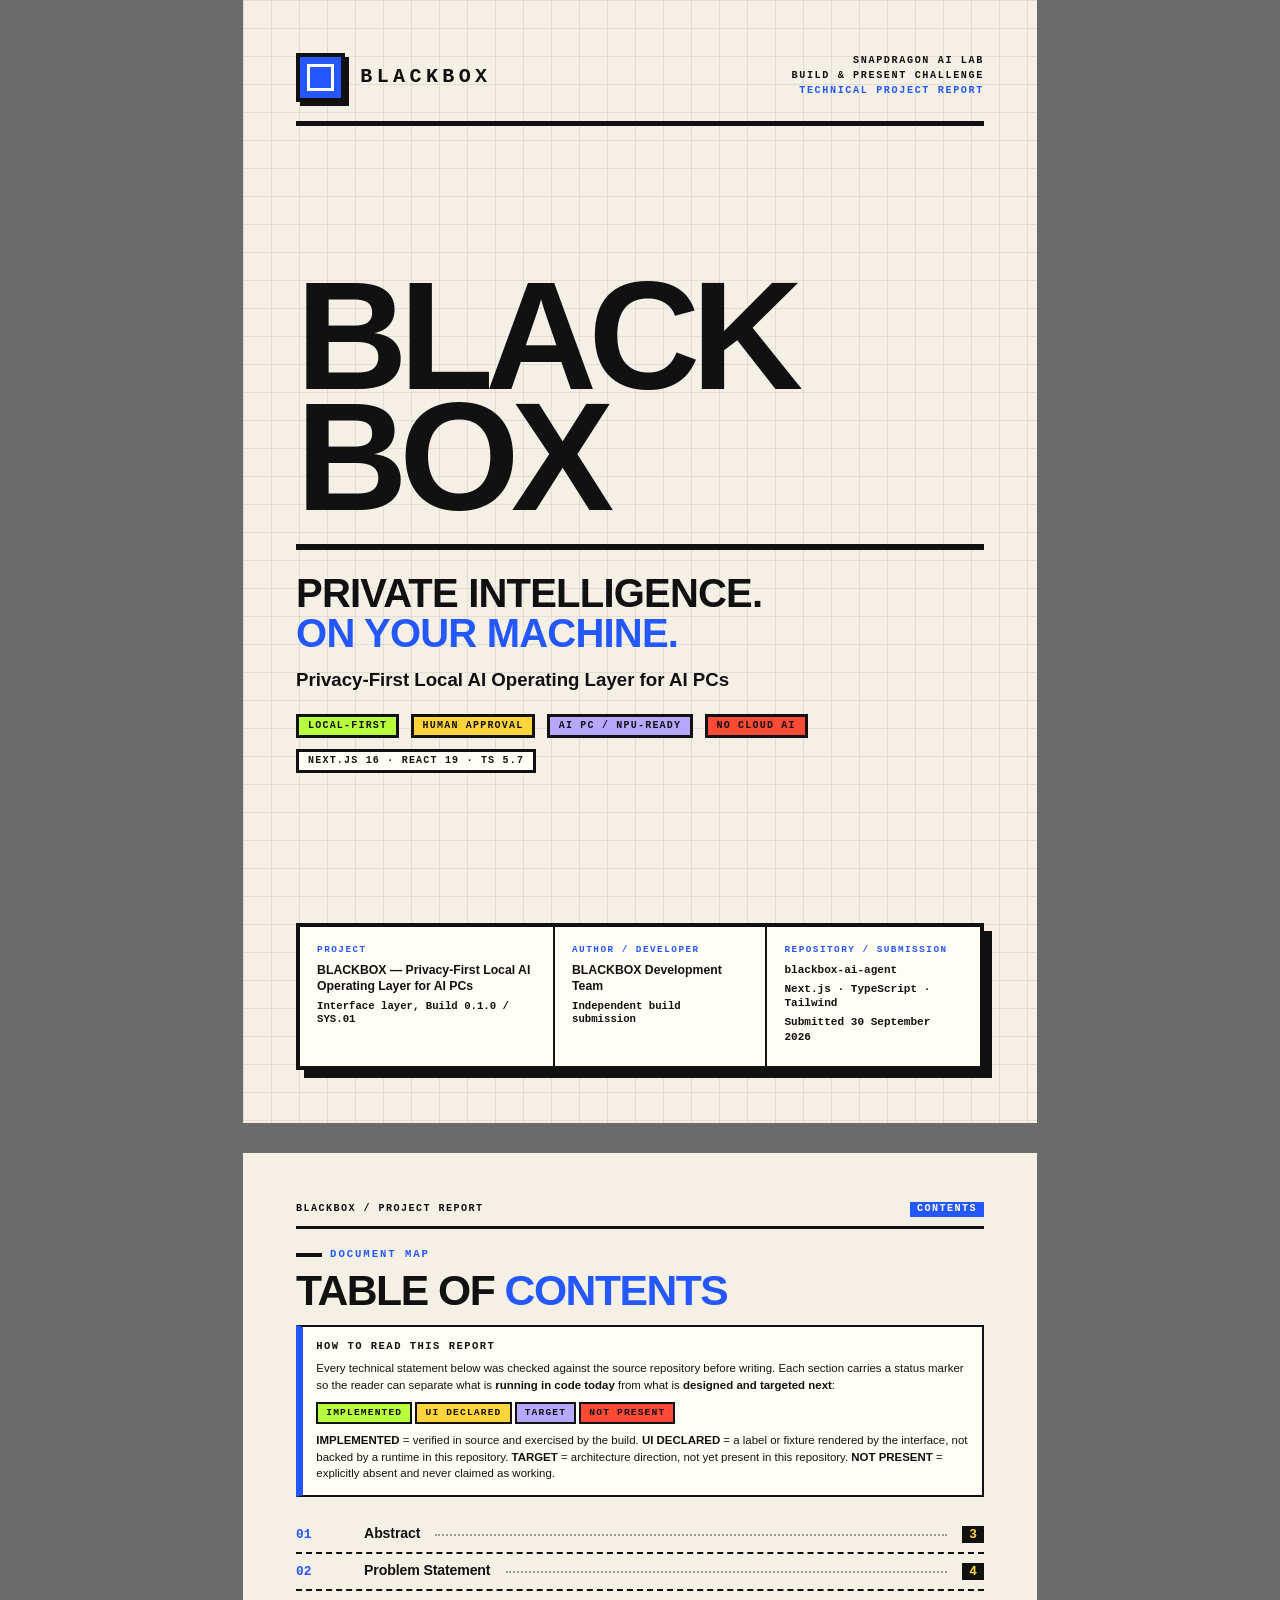
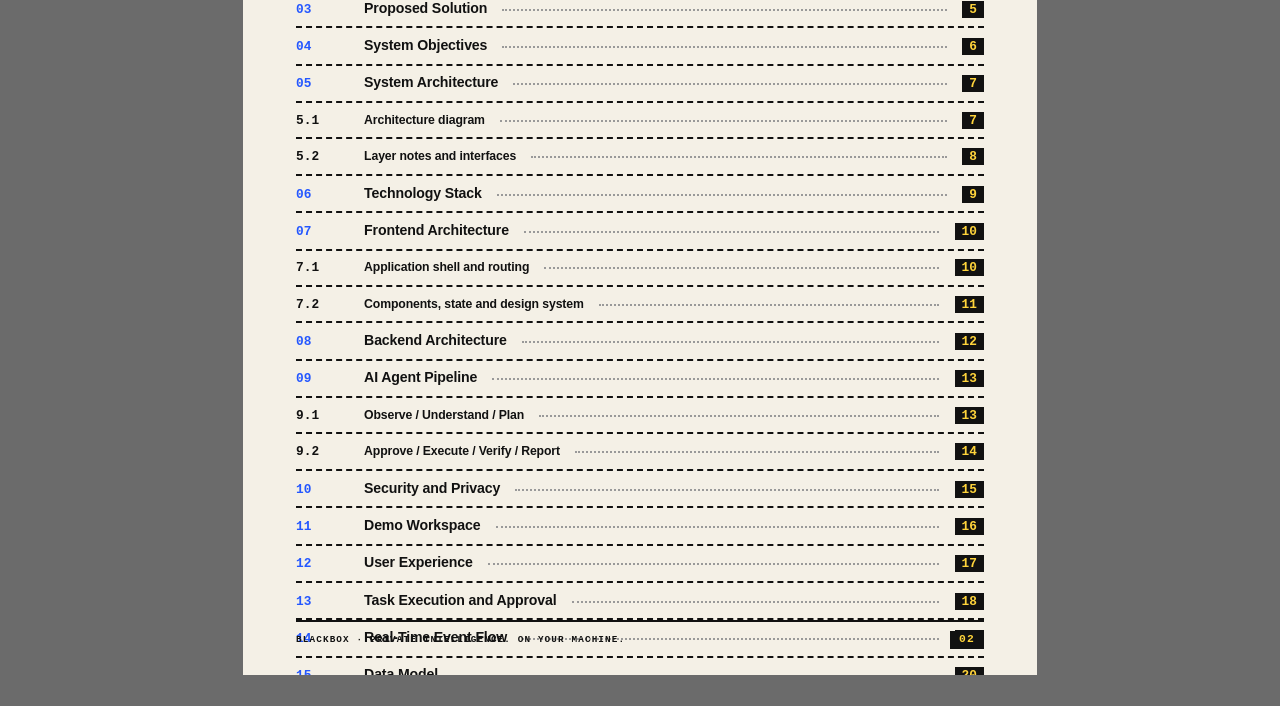
<file: report/part0.html>
<!DOCTYPE html>
<html lang="en">
<head>
<meta charset="utf-8" />
<title>BLACKBOX - Private Intelligence. On Your Machine. - Technical Project Report</title>
<style>
  @page { size: A4; margin: 0; }
  * { box-sizing: border-box; }
  html, body { margin: 0; padding: 0; background: #6b6b6b; color: #111111;
    font-family: Arial, Helvetica, sans-serif; -webkit-print-color-adjust: exact; print-color-adjust: exact; }
  .page { width: 210mm; height: 297mm; position: relative; overflow: hidden; background: #F4F0E6;
    padding: 13mm 14mm 20mm; margin: 0 auto 8mm; break-after: page; page-break-after: always; }
  .page:last-child { break-after: auto; page-break-after: auto; }
  @media print { body { background: #fff; } .page { margin: 0; } }

  .p-head { display: flex; justify-content: space-between; align-items: baseline;
    font: 800 7.6pt/1.2 Consolas, "Courier New", monospace; letter-spacing: .14em;
    border-bottom: 3px solid #111; padding-bottom: 2.5mm; margin-bottom: 5mm; text-transform: uppercase; }
  .p-head b { background: #2457FF; color: #fff; padding: 1.5px 7px; }
  .p-foot { position: absolute; left: 14mm; right: 14mm; bottom: 7mm; display: flex;
    justify-content: space-between; align-items: center; gap: 8mm;
    font: 800 7pt/1.2 Consolas, "Courier New", monospace; letter-spacing: .12em;
    border-top: 2.5px solid #111; padding-top: 2.5mm; text-transform: uppercase; }
  .p-num { background: #111; color: #FFD43B; padding: 2px 9px; font-size: 8.5pt; }

  h1, h2, h3, h4 { margin: 0; font-weight: 900; }
  .kicker { font: 900 8pt/1.2 Consolas, "Courier New", monospace; letter-spacing: .18em;
    text-transform: uppercase; color: #2457FF; margin-bottom: 2.5mm; display: flex; align-items: center; gap: 8px; }
  .kicker::before { content: ""; width: 26px; height: 4px; background: #111; display: inline-block; }
  .sec-title { font-size: 32pt; line-height: .92; letter-spacing: -.035em; margin-bottom: 4mm; }
  .sec-title em { font-style: normal; color: #2457FF; }
  p { margin: 0 0 3.2mm 0; font-size: 9.3pt; line-height: 1.5; }
  .lead { font-size: 10.6pt; line-height: 1.45; font-weight: 700; }
  .mono { font-family: Consolas, "Courier New", monospace; }
  .small { font-size: 8.3pt; line-height: 1.45; }
  .tiny { font-size: 7.5pt; line-height: 1.4; }
  strong { font-weight: 900; }
  a { color: #2457FF; text-decoration: none; border-bottom: 1.5px solid #111; word-break: break-all; }
  ul { margin: 0 0 3.2mm 0; padding-left: 5mm; }
  li { font-size: 9.2pt; line-height: 1.45; margin-bottom: 1.6mm; }
  li::marker { color: #2457FF; font-weight: 900; }

  .card { background: #FFFDF5; border: 3.5px solid #111; box-shadow: 6px 6px 0 #111; padding: 5mm; }
  .card.flat { box-shadow: none; }
  .card.cobalt { background: #2457FF; color: #fff; }
  .card.cobalt .lbl, .card.ink .lbl { color: #B8FF3D; }
  .card.ink { background: #111; color: #fff; }
  .card.ink .lbl { color: #FFD43B; }
  .card.yellow { background: #FFD43B; }
  .card.green { background: #B8FF3D; }
  .card.red { background: #FF4B35; }
  .card.lav { background: #B8A7FF; }
  .lbl { font: 900 7.5pt/1.2 Consolas, "Courier New", monospace; letter-spacing: .16em;
    text-transform: uppercase; display: block; margin-bottom: 2.5mm; color: #2457FF; }
  .grid2 { display: grid; grid-template-columns: 1fr 1fr; gap: 5mm; }
  .grid3 { display: grid; grid-template-columns: 1fr 1fr 1fr; gap: 4.5mm; }
  .grid4 { display: grid; grid-template-columns: repeat(4, 1fr); gap: 4mm; }
  .split { display: grid; grid-template-columns: 1.35fr 1fr; gap: 5mm; }
  .split-l { display: grid; grid-template-columns: 1fr 1.35fr; gap: 5mm; }
  .stack { display: flex; flex-direction: column; gap: 4.5mm; }

  .badge { display: inline-block; font: 900 7.2pt/1 Consolas, "Courier New", monospace;
    letter-spacing: .12em; padding: 4px 8px; border: 2.5px solid #111; text-transform: uppercase; }
  .b-impl { background: #B8FF3D; }
  .b-target { background: #B8A7FF; }
  .b-none { background: #FF4B35; }
  .b-ui { background: #FFD43B; }

  table { width: 100%; border-collapse: collapse; background: #FFFDF5; }
  th, td { border: 2.5px solid #111; padding: 2.4mm 3mm; text-align: left; vertical-align: top;
    font-size: 8.4pt; line-height: 1.35; }
  th { background: #111; color: #fff; font: 900 7.5pt/1.2 Consolas, "Courier New", monospace;
    letter-spacing: .1em; text-transform: uppercase; }
  td.m { font-family: Consolas, "Courier New", monospace; font-size: 7.8pt; }
  tr:nth-child(even) td { background: #F4F0E6; }
  td.k { font-weight: 900; }

  .flow { display: flex; flex-direction: column; align-items: stretch; }
  .fbox { border: 3.5px solid #111; background: #FFFDF5; padding: 2.8mm 4mm;
    font: 900 9.3pt/1.1 Consolas, "Courier New", monospace; letter-spacing: .1em; text-align: center;
    box-shadow: 4px 4px 0 #111; }
  .fbox small { display: block; font-size: 6.9pt; letter-spacing: .05em; font-weight: 700; margin-top: 1.2mm; color: #444; }
  .fbox.c { background: #2457FF; color: #fff; } .fbox.c small { color: #dfe7ff; }
  .fbox.y { background: #FFD43B; } .fbox.g { background: #B8FF3D; }
  .fbox.r { background: #FF4B35; } .fbox.l { background: #B8A7FF; }
  .fbox.k { background: #111; color: #fff; } .fbox.k small { color: #FFD43B; }
  .farrow { text-align: center; font-size: 14pt; font-weight: 900; line-height: 1.05; padding: 1mm 0; }

  .note { border-left: 7px solid #2457FF; background: #FFFDF5; border-top: 2.5px solid #111;
    border-right: 2.5px solid #111; border-bottom: 2.5px solid #111; padding: 3.5mm; }
  .warn { border-left: 7px solid #FF4B35; background: #FFFDF5; border-top: 2.5px solid #111;
    border-right: 2.5px solid #111; border-bottom: 2.5px solid #111; padding: 3.5mm; }
  .note p, .warn p { margin-bottom: 1.8mm; font-size: 8.6pt; }
  .note p:last-child, .warn p:last-child { margin-bottom: 0; }
  .ttl { font: 900 7.9pt/1.2 Consolas, "Courier New", monospace; letter-spacing: .14em;
    text-transform: uppercase; display: block; margin-bottom: 1.8mm; }

  pre { margin: 0; font: 700 7.5pt/1.45 Consolas, "Courier New", monospace; white-space: pre-wrap;
    background: #FFFDF5; border: 3px solid #111; padding: 3.2mm; }
  pre.ink { background: #111; color: #B8FF3D; }

  .stat { border: 3.5px solid #111; background: #FFFDF5; padding: 3.5mm; box-shadow: 5px 5px 0 #111; }
  .stat b { display: block; font-size: 27pt; line-height: .9; letter-spacing: -.04em; }
  .stat span { font: 900 7.2pt/1.3 Consolas, "Courier New", monospace; letter-spacing: .1em; text-transform: uppercase; }
  .stat.c { background: #2457FF; color: #fff; } .stat.g { background: #B8FF3D; }
  .stat.y { background: #FFD43B; } .stat.l { background: #B8A7FF; } .stat.r { background: #FF4B35; }

  .rowlab { display: flex; align-items: center; gap: 3mm; font: 900 8.3pt/1.3 Consolas, "Courier New", monospace;
    letter-spacing: .05em; border: 2.5px solid #111; background: #FFFDF5; padding: 2.4mm 3mm; }
  .rowlab i { font-style: normal; background: #111; color: #FFD43B; padding: 1px 6px; font-size: 7.3pt; }

  .toc-row { display: flex; align-items: baseline; gap: 4mm; border-bottom: 2px dashed #111; padding: 2.3mm 0; }
  .toc-row .n { font: 900 9.6pt Consolas, monospace; color: #2457FF; width: 14mm; }
  .toc-row .t { font-weight: 900; font-size: 10.6pt; letter-spacing: -.01em; }
  .toc-row .d { flex: 1; border-bottom: 2px dotted #999; transform: translateY(-2px); }
  .toc-row .p { font: 900 9.6pt Consolas, monospace; background: #111; color: #FFD43B; padding: 1px 7px; }
  .toc-sub .n { color: #111; } .toc-sub .t { font-weight: 700; font-size: 9.2pt; }

  .cover { padding: 0; background: #F4F0E6; }
  .cover-grid { position: absolute; inset: 0;
    background-image: linear-gradient(#11111114 1px, transparent 1px), linear-gradient(90deg, #11111114 1px, transparent 1px);
    background-size: 28px 28px; }
  .cover-inner { position: relative; height: 100%; padding: 14mm; display: flex; flex-direction: column; }
  .cover-top { display: flex; justify-content: space-between; align-items: flex-start; border-bottom: 5px solid #111; padding-bottom: 5mm; }
  .cover-brand { display: flex; align-items: center; gap: 4mm; font: 900 15pt/1 Consolas, monospace; letter-spacing: .22em; }
  .cover-mark { width: 13mm; height: 13mm; background: #2457FF; border: 4px solid #111; box-shadow: 4px 4px 0 #111; display: grid; place-items: center; }
  .cover-mark i { width: 7mm; height: 7mm; border: 3.5px solid #fff; display: block; }
  .cover-mono { font: 900 7.6pt/1.5 Consolas, monospace; letter-spacing: .16em; text-align: right; text-transform: uppercase; }
  .cover-hero { margin-top: auto; }
  .cover-hero h1 { font-size: 116pt; line-height: .78; letter-spacing: -.055em; }
  .cover-rule { height: 6px; background: #111; margin: 7mm 0 6mm; }
  .cover-sub1 { font-size: 30pt; font-weight: 900; line-height: 1.02; letter-spacing: -.02em; }
  .cover-sub1 em { font-style: normal; color: #2457FF; }
  .cover-sub2 { font-size: 14pt; font-weight: 900; margin-top: 4mm; }
  .cover-tags { display: flex; gap: 3mm; margin-top: 6mm; flex-wrap: wrap; }
  .cover-tag { font: 900 7.5pt/1 Consolas, monospace; letter-spacing: .12em; border: 3px solid #111; padding: 4px 9px; background: #FFFDF5; }
  .cover-tag.g { background: #B8FF3D; } .cover-tag.y { background: #FFD43B; }
  .cover-tag.l { background: #B8A7FF; } .cover-tag.r { background: #FF4B35; }
  .cover-meta { margin-top: auto; display: grid; grid-template-columns: 1.2fr 1fr 1fr; border: 4px solid #111; background: #FFFDF5; box-shadow: 8px 8px 0 #111; }
  .cover-meta div { padding: 4.5mm; border-right: 2.5px solid #111; }
  .cover-meta div:last-child { border-right: 0; }
  .cover-meta span { display: block; font: 900 7pt/1.2 Consolas, monospace; letter-spacing: .16em; color: #2457FF; margin-bottom: 2mm; text-transform: uppercase; }
  .cover-meta strong { font-size: 9.2pt; line-height: 1.3; display: block; margin-bottom: 1.2mm; }
</style>
</head>
<body>

<!-- ============================ COVER ============================ -->
<section class="page cover">
  <div class="cover-grid"></div>
  <div class="cover-inner">
    <div class="cover-top">
      <div class="cover-brand"><span class="cover-mark"><i></i></span> BLACKBOX</div>
      <div class="cover-mono">
        Snapdragon AI Lab<br />Build &amp; Present Challenge<br />
        <span style="color:#2457FF">Technical Project Report</span>
      </div>
    </div>

    <div class="cover-hero">
      <h1>BLACK<br />BOX</h1>
      <div class="cover-rule"></div>
      <div class="cover-sub1">PRIVATE INTELLIGENCE.<br /><em>ON YOUR MACHINE.</em></div>
      <div class="cover-sub2">Privacy-First Local AI Operating Layer for AI PCs</div>
      <div class="cover-tags">
        <span class="cover-tag g">LOCAL-FIRST</span>
        <span class="cover-tag y">HUMAN APPROVAL</span>
        <span class="cover-tag l">AI PC / NPU-READY</span>
        <span class="cover-tag r">NO CLOUD AI</span>
        <span class="cover-tag">NEXT.JS 16 &middot; REACT 19 &middot; TS 5.7</span>
      </div>
    </div>

    <div class="cover-meta">
      <div>
        <span>Project</span>
        <strong>BLACKBOX &mdash; Privacy-First Local AI Operating Layer for AI PCs</strong>
        <strong class="mono" style="font-weight:700;font-size:8pt">Interface layer, Build 0.1.0 / SYS.01</strong>
      </div>
      <div>
        <span>Author / Developer</span>
        <strong>BLACKBOX Development Team</strong>
        <strong class="mono" style="font-weight:700;font-size:8pt">Independent build submission</strong>
      </div>
      <div>
        <span>Repository / Submission</span>
        <strong class="mono" style="font-size:8.3pt">blackbox-ai-agent</strong>
        <strong class="mono" style="font-size:8.3pt;font-weight:700">Next.js &middot; TypeScript &middot; Tailwind</strong>
        <strong class="mono" style="font-size:8.3pt;font-weight:700">Submitted 30 September 2026</strong>
      </div>
    </div>
  </div>
</section>

<!-- ============================ CONTENTS ============================ -->
<section class="page">
  <div class="p-head"><span>BLACKBOX / PROJECT REPORT</span><b>CONTENTS</b></div>
  <div class="kicker">Document map</div>
  <h1 class="sec-title">TABLE OF <em>CONTENTS</em></h1>

  <div class="note" style="margin-bottom:5mm">
    <span class="ttl">How to read this report</span>
    <p>Every technical statement below was checked against the source repository before writing. Each section
    carries a status marker so the reader can separate what is <strong>running in code today</strong> from what is
    <strong>designed and targeted next</strong>:</p>
    <p style="margin-top:2.2mm">
      <span class="badge b-impl">IMPLEMENTED</span>
      <span class="badge b-ui">UI DECLARED</span>
      <span class="badge b-target">TARGET</span>
      <span class="badge b-none">NOT PRESENT</span>
    </p>
    <p class="small" style="margin-top:2.2mm"><strong>IMPLEMENTED</strong> = verified in source and exercised by the build.
    <strong>UI DECLARED</strong> = a label or fixture rendered by the interface, not backed by a runtime in this repository.
    <strong>TARGET</strong> = architecture direction, not yet present in this repository.
    <strong>NOT PRESENT</strong> = explicitly absent and never claimed as working.</p>
  </div>

  <div class="toc-row"><span class="n">01</span><span class="t">Abstract</span><span class="d"></span><span class="p">3</span></div>
  <div class="toc-row"><span class="n">02</span><span class="t">Problem Statement</span><span class="d"></span><span class="p">4</span></div>
  <div class="toc-row"><span class="n">03</span><span class="t">Proposed Solution</span><span class="d"></span><span class="p">5</span></div>
  <div class="toc-row"><span class="n">04</span><span class="t">System Objectives</span><span class="d"></span><span class="p">6</span></div>
  <div class="toc-row"><span class="n">05</span><span class="t">System Architecture</span><span class="d"></span><span class="p">7</span></div>
  <div class="toc-row toc-sub"><span class="n">5.1</span><span class="t">Architecture diagram</span><span class="d"></span><span class="p">7</span></div>
  <div class="toc-row toc-sub"><span class="n">5.2</span><span class="t">Layer notes and interfaces</span><span class="d"></span><span class="p">8</span></div>
  <div class="toc-row"><span class="n">06</span><span class="t">Technology Stack</span><span class="d"></span><span class="p">9</span></div>
  <div class="toc-row"><span class="n">07</span><span class="t">Frontend Architecture</span><span class="d"></span><span class="p">10</span></div>
  <div class="toc-row toc-sub"><span class="n">7.1</span><span class="t">Application shell and routing</span><span class="d"></span><span class="p">10</span></div>
  <div class="toc-row toc-sub"><span class="n">7.2</span><span class="t">Components, state and design system</span><span class="d"></span><span class="p">11</span></div>
  <div class="toc-row"><span class="n">08</span><span class="t">Backend Architecture</span><span class="d"></span><span class="p">12</span></div>
  <div class="toc-row"><span class="n">09</span><span class="t">AI Agent Pipeline</span><span class="d"></span><span class="p">13</span></div>
  <div class="toc-row toc-sub"><span class="n">9.1</span><span class="t">Observe / Understand / Plan</span><span class="d"></span><span class="p">13</span></div>
  <div class="toc-row toc-sub"><span class="n">9.2</span><span class="t">Approve / Execute / Verify / Report</span><span class="d"></span><span class="p">14</span></div>
  <div class="toc-row"><span class="n">10</span><span class="t">Security and Privacy</span><span class="d"></span><span class="p">15</span></div>
  <div class="toc-row"><span class="n">11</span><span class="t">Demo Workspace</span><span class="d"></span><span class="p">16</span></div>
  <div class="toc-row"><span class="n">12</span><span class="t">User Experience</span><span class="d"></span><span class="p">17</span></div>
  <div class="toc-row"><span class="n">13</span><span class="t">Task Execution and Approval</span><span class="d"></span><span class="p">18</span></div>
  <div class="toc-row"><span class="n">14</span><span class="t">Real-Time Event Flow</span><span class="d"></span><span class="p">19</span></div>
  <div class="toc-row"><span class="n">15</span><span class="t">Data Model</span><span class="d"></span><span class="p">20</span></div>
  <div class="toc-row"><span class="n">16</span><span class="t">AI Model / Provider Architecture</span><span class="d"></span><span class="p">21</span></div>
  <div class="toc-row"><span class="n">17</span><span class="t">Snapdragon AI PC Alignment</span><span class="d"></span><span class="p">22</span></div>
  <div class="toc-row"><span class="n">18</span><span class="t">Performance</span><span class="d"></span><span class="p">23</span></div>
  <div class="toc-row"><span class="n">19</span><span class="t">Testing</span><span class="d"></span><span class="p">24</span></div>
  <div class="toc-row"><span class="n">20</span><span class="t">Limitations</span><span class="d"></span><span class="p">25</span></div>
  <div class="toc-row"><span class="n">21</span><span class="t">Future Enhancements</span><span class="d"></span><span class="p">26</span></div>
  <div class="toc-row"><span class="n">22</span><span class="t">Conclusion</span><span class="d"></span><span class="p">27</span></div>
  <div class="toc-row"><span class="n">23</span><span class="t">References and Resources</span><span class="d"></span><span class="p">28</span></div>
  <div class="toc-row"><span class="n">24</span><span class="t">Appendix</span><span class="d"></span><span class="p">29</span></div>
  <div class="toc-row toc-sub"><span class="n">A</span><span class="t">Project structure, demo command, task lifecycle</span><span class="d"></span><span class="p">29</span></div>
  <div class="toc-row toc-sub"><span class="n">B</span><span class="t">Claim-to-source verification map</span><span class="d"></span><span class="p">30</span></div>

  <div class="p-foot"><span>BLACKBOX &middot; Private Intelligence. On Your Machine.</span><span class="p-num">02</span></div>
</section>
</file>
